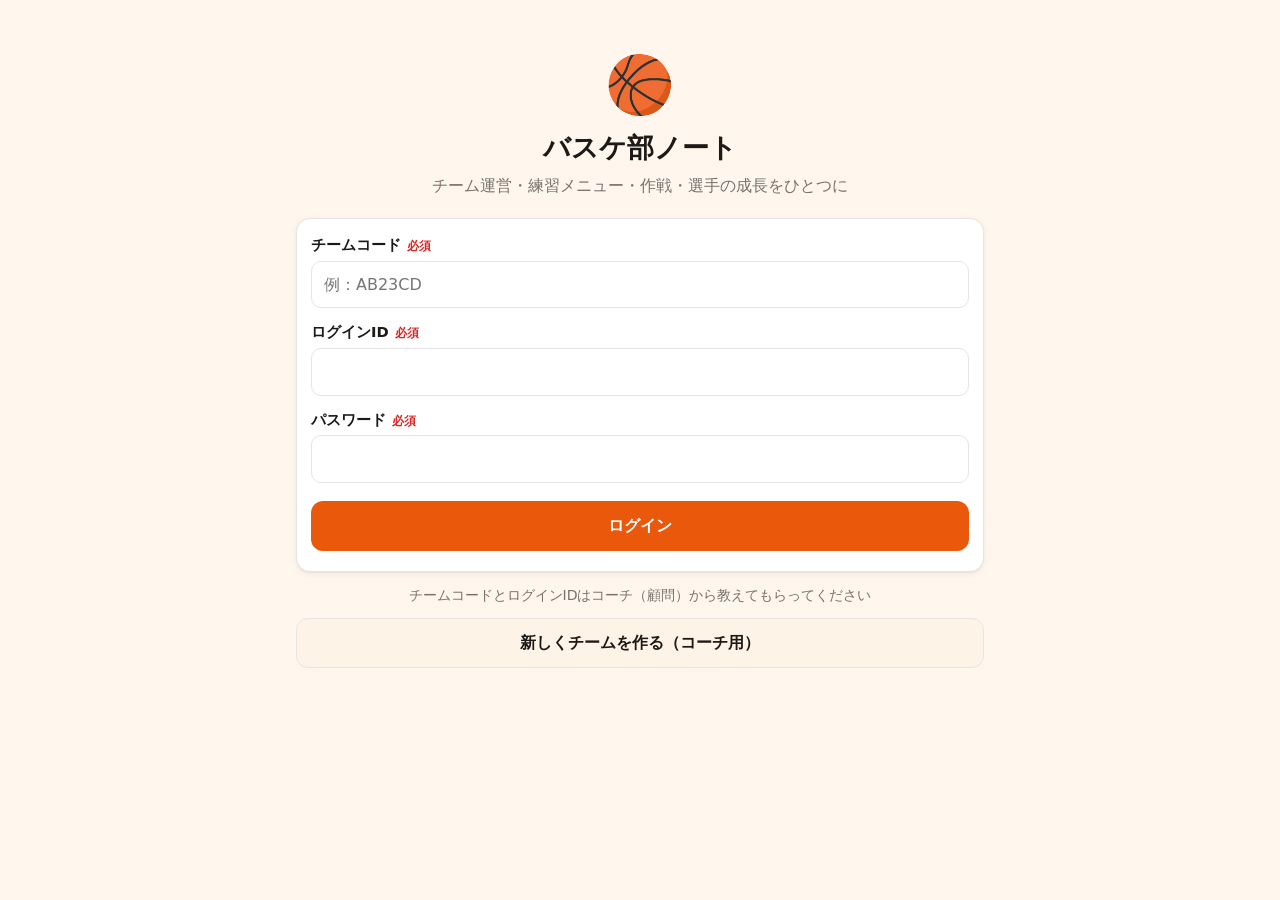
<file: バスケ部管理アプリ/公開/index.html>
<!doctype html>
<html lang="ja">
<head>
  <meta charset="utf-8">
  <meta name="viewport" content="width=device-width, initial-scale=1, viewport-fit=cover">
  <meta name="theme-color" content="#ea580c">
  <meta name="description" content="高校バスケ部のためのチーム運営・練習メニュー・作戦ボード・選手カルテ・スキル診断アプリ">
  <meta name="apple-mobile-web-app-capable" content="yes">
  <meta name="apple-mobile-web-app-title" content="バスケ部ノート">
  <title>バスケ部ノート</title>
  <link rel="manifest" href="manifest.webmanifest">
  <link rel="icon" href="アイコン.svg" type="image/svg+xml">
  <link rel="apple-touch-icon" href="アイコン.svg">
  <link rel="stylesheet" href="スタイル.css">
  <script type="module" src="アプリ.js"></script>
</head>
<body>
  <main id="画面" tabindex="-1">
    <noscript>このアプリを使うには JavaScript を有効にしてください。</noscript>
  </main>
  <nav id="下部メニュー" aria-label="メインメニュー" hidden></nav>
  <div id="通知" aria-live="polite"></div>
</body>
</html>
</file>
<file: バスケ部管理アプリ/公開/スタイル.css>
/* バスケ部ノート：スマートフォン優先のスタイル */

:root {
  --背景: #fff7ed;
  --面: #ffffff;
  --面2: #fef3e7;
  --文字: #1c1917;
  --薄文字: #78716c;
  --罫線: #e7e5e4;
  --主: #ea580c;
  --主濃: #c2410c;
  --主文字: #ffffff;
  --強調: #ea580c;
  --良: #16a34a;
  --注意: #d97706;
  --悪: #dc2626;
  --薄: #d6d3d1;
  --味方: #1d4ed8;
  --相手: #dc2626;
  --コート: #f3dcb5;
  --コート線: #ffffff;
  --リング: #ea580c;
  --系列1: #ea580c;
  --系列2: #2563eb;
  --系列3: #16a34a;
  --系列4: #9333ea;
  --影: 0 1px 2px rgb(0 0 0 / 6%), 0 2px 8px rgb(0 0 0 / 5%);
  --角: 14px;
  --下部高さ: calc(62px + env(safe-area-inset-bottom));
  color-scheme: light;
}

@media (prefers-color-scheme: dark) {
  :root {
    --背景: #16120f;
    --面: #221c18;
    --面2: #2c241f;
    --文字: #f5f5f4;
    --薄文字: #a8a29e;
    --罫線: #3a312b;
    --主: #f97316;
    --主濃: #fb923c;
    --強調: #fb923c;
    --良: #22c55e;
    --注意: #f59e0b;
    --悪: #f87171;
    --薄: #57534e;
    --味方: #60a5fa;
    --相手: #f87171;
    --コート: #6b4f2e;
    --系列2: #60a5fa;
    --系列3: #4ade80;
    --系列4: #c084fc;
    --影: none;
    color-scheme: dark;
  }
}

* { box-sizing: border-box; }
html { -webkit-text-size-adjust: 100%; }
body {
  margin: 0;
  background: var(--背景);
  color: var(--文字);
  font-family: system-ui, -apple-system, "Hiragino Sans", "Hiragino Kaku Gothic ProN", "Noto Sans JP", "Yu Gothic UI", Meiryo, sans-serif;
  font-size: 16px;
  line-height: 1.6;
  -webkit-tap-highlight-color: transparent;
}
main {
  max-width: 720px;
  margin: 0 auto;
  padding: 0 16px calc(var(--下部高さ) + 24px);
  outline: none;
}
h1, h2, h3 { line-height: 1.35; margin: 0; }
h2 { font-size: 1.05rem; }
h3 { font-size: 1rem; }
p { margin: .4em 0; }
a { color: var(--主濃); }
small { color: var(--薄文字); font-size: .82rem; display: block; }
button, input, select, textarea { font: inherit; color: inherit; }
img { max-width: 100%; }

/* ---------- 見出し・カード ---------- */
.画面見出し {
  position: sticky; top: 0; z-index: 5;
  display: flex; align-items: center; gap: 8px;
  margin: 0 -16px 12px; padding: calc(10px + env(safe-area-inset-top)) 16px 10px;
  background: color-mix(in srgb, var(--背景) 92%, transparent);
  backdrop-filter: blur(8px);
  border-bottom: 1px solid var(--罫線);
}
.画面見出し h1 { font-size: 1.15rem; flex: 1; overflow: hidden; text-overflow: ellipsis; white-space: nowrap; }
.戻る { font-size: 2rem; line-height: 1; text-decoration: none; color: var(--文字); padding: 0 8px 4px 0; }
.見出し右 { display: flex; gap: 6px; }
.節見出し { margin: 20px 0 8px; }

.カード {
  background: var(--面); border-radius: var(--角); box-shadow: var(--影);
  border: 1px solid var(--罫線);
  padding: 14px; margin: 0 0 12px;
  display: block;
}
.カード > h2 { margin-bottom: 8px; }
.強調枠 { border: 2px solid var(--主); }
.リンクカード { text-decoration: none; color: var(--文字); font-weight: 600; }
details.カード > summary { cursor: pointer; font-weight: 700; }
details.カード[open] > summary { margin-bottom: 8px; }
.エラー { color: var(--悪); }

.行 { display: flex; align-items: center; gap: 8px; }
.行.間 { justify-content: space-between; }
.行 > .進捗バー { flex: 1; }
.伸びる { flex: 1; min-width: 0; }
.中央 { text-align: center; justify-content: center; display: flex; margin-left: auto; margin-right: auto; }
.補足 { color: var(--薄文字); font-size: .88rem; }
.本文 { white-space: pre-wrap; overflow-wrap: anywhere; }
.空 { color: var(--薄文字); text-align: center; padding: 12px 0; margin: 0; }
.空.小 { padding: 4px 0; font-size: .85rem; text-align: left; }
.オフライン注記 { background: var(--面2); border-radius: 10px; padding: 8px 12px; font-size: .88rem; }
.注意書き { background: color-mix(in srgb, var(--注意) 14%, transparent); border-radius: 10px; padding: 8px 12px; font-size: .9rem; }
.あいさつ { color: var(--薄文字); margin: -4px 0 12px; }
.打消し { text-decoration: line-through; color: var(--薄文字); }
.返信 { background: var(--面2); border-radius: 10px; padding: 8px 10px; font-size: .92rem; white-space: pre-wrap; }
.隠す { position: absolute; width: 1px; height: 1px; opacity: 0; pointer-events: none; }
.箇条 { margin: 6px 0; padding-left: 1.2em; }

/* ---------- ボタン ---------- */
.ボタン {
  display: inline-flex; align-items: center; justify-content: center; gap: 6px;
  min-height: 44px; padding: 8px 16px;
  border: 0; border-radius: 12px;
  background: var(--主); color: var(--主文字);
  font-weight: 700; text-decoration: none; cursor: pointer;
  transition: transform .06s, filter .15s;
}
.ボタン:active { transform: scale(.97); }
.ボタン:disabled { opacity: .5; }
.ボタン.控えめ { background: var(--面2); color: var(--文字); border: 1px solid var(--罫線); }
.ボタン.危険 { background: var(--悪); color: #fff; }
.ボタン.良 { background: var(--良); color: #fff; }
.ボタン.注意 { background: var(--注意); color: #fff; }
.ボタン.悪 { background: var(--悪); color: #fff; }
.ボタン.大 { width: 100%; min-height: 50px; margin: 6px 0; font-size: 1.02rem; }
.ボタン.小 { min-height: 36px; padding: 4px 12px; font-size: .88rem; border-radius: 10px; }
.ボタン列 { display: flex; gap: 8px; margin: 10px 0; }
.ボタン列 > .ボタン:not(.小) { flex: 1; }
.ボタン列.折返し { flex-wrap: wrap; }
.小リンク { background: none; border: 0; color: var(--主濃); font-size: .88rem; padding: 4px 0; cursor: pointer; text-decoration: underline; }
.アイコンボタン {
  width: 40px; height: 40px; border-radius: 50%; border: 1px solid var(--罫線); background: var(--面);
  font-size: 1.15rem; font-weight: 700; cursor: pointer; flex: none;
}
.アイコンボタン.強 { background: var(--主); color: #fff; border-color: var(--主); }
.アイコンボタン:disabled { opacity: .35; }
:focus-visible { outline: 3px solid color-mix(in srgb, var(--主) 60%, transparent); outline-offset: 2px; }

/* ---------- バッジ ---------- */
.バッジ {
  display: inline-block; padding: 1px 9px; border-radius: 999px; font-size: .76rem; font-weight: 700;
  background: var(--面2); color: var(--文字); border: 1px solid var(--罫線); white-space: nowrap; vertical-align: middle; margin-left: 4px;
}
.バッジ.良 { background: color-mix(in srgb, var(--良) 16%, transparent); color: var(--良); border-color: transparent; }
.バッジ.注意 { background: color-mix(in srgb, var(--注意) 18%, transparent); color: var(--注意); border-color: transparent; }
.バッジ.悪 { background: color-mix(in srgb, var(--悪) 15%, transparent); color: var(--悪); border-color: transparent; }
.バッジ.強調 { background: var(--主); color: #fff; border-color: transparent; }
.バッジ.味方 { background: color-mix(in srgb, var(--味方) 15%, transparent); color: var(--味方); border-color: transparent; }
.バッジ.相手 { background: color-mix(in srgb, var(--相手) 15%, transparent); color: var(--相手); border-color: transparent; }
/* スキルレベル（基礎→プロ）。色は段階が上がるほど濃く */
.バッジ.Lv基礎 { background: var(--面2); color: var(--薄文字); border-color: var(--罫線); }
.バッジ.Lv初級 { background: color-mix(in srgb, var(--系列2) 14%, transparent); color: var(--系列2); border-color: transparent; }
.バッジ.Lv中級 { background: color-mix(in srgb, var(--良) 16%, transparent); color: var(--良); border-color: transparent; }
.バッジ.Lv上級 { background: color-mix(in srgb, var(--注意) 18%, transparent); color: var(--注意); border-color: transparent; }
.バッジ.Lvプロ { background: var(--系列4); color: #fff; border-color: transparent; }
.バッジ列 { display: flex; flex-wrap: wrap; align-items: center; gap: 4px; }
.バッジ列 .バッジ { margin-left: 0; }
.良.文字 { color: var(--良); }
.悪.文字 { color: var(--悪); }

/* ---------- リスト ---------- */
.リスト { display: flex; flex-direction: column; }
.リスト.カード { padding: 4px 14px; }
.リスト項目 {
  display: flex; align-items: center; gap: 12px;
  padding: 11px 0; min-height: 52px;
  border: 0; border-bottom: 1px solid var(--罫線); background: none;
  text-align: left; width: 100%; color: var(--文字); text-decoration: none;
}
.リスト項目:last-child { border-bottom: 0; }
button.リスト項目, a.リスト項目 { cursor: pointer; }
.リスト項目.縦 { flex-direction: column; align-items: stretch; gap: 4px; }
.リスト項目 strong { display: block; overflow-wrap: anywhere; }
.リスト項目 .伸びる { color: var(--文字); text-decoration: none; }
.矢印 { color: var(--薄文字); font-size: 1.4rem; }
.絵 { font-size: 1.3rem; }
.絵.大 { font-size: 1.6rem; width: 36px; text-align: center; }
.数 { color: var(--薄文字); font-size: .85rem; white-space: nowrap; }
.未読点 { width: 10px; height: 10px; border-radius: 50%; background: var(--主); flex: none; }
.日付箱 {
  flex: none; min-width: 74px; text-align: center; font-size: .82rem; font-weight: 700;
  background: var(--面2); border-radius: 10px; padding: 6px 4px;
}
.日付箱.試合 { background: var(--主); color: #fff; }
.種類点 { width: 10px; height: 38px; border-radius: 5px; flex: none; background: var(--系列2); }
.種類点.試合 { background: var(--主); }
.種類点.その他 { background: var(--薄); }
.既読 { color: var(--良); }
.未読 { color: var(--薄文字); }

/* ---------- 顔写真・プロフィール ---------- */
.顔 {
  border-radius: 50%; object-fit: cover; flex: none;
  display: inline-flex; align-items: center; justify-content: center;
  background: color-mix(in srgb, var(--主) 18%, var(--面)); color: var(--主濃); font-weight: 800;
}
.背番号 {
  min-width: 40px; height: 40px; border-radius: 10px; display: inline-flex; align-items: center; justify-content: center;
  background: var(--文字); color: var(--背景); font-weight: 800; font-size: 1.1rem;
}
.プロフィール { text-align: center; display: flex; flex-direction: column; align-items: center; gap: 8px; }
.写真選択 { display: flex; align-items: center; gap: 16px; margin-bottom: 8px; }
.写真選択 .ボタン列 { flex-direction: column; margin: 0; }
.カルテ見出し { display: flex; align-items: center; gap: 12px; margin-bottom: 12px; }
.ログイン情報 { display: grid; grid-template-columns: auto 1fr; gap: 6px 14px; background: var(--面2); padding: 12px; border-radius: 12px; }
.ログイン情報 dt { color: var(--薄文字); }
.ログイン情報 dd { margin: 0; font-weight: 800; font-size: 1.15rem; letter-spacing: .04em; user-select: all; }
.チームコード { font-size: 2rem; font-weight: 800; letter-spacing: .2em; text-align: center; background: var(--面2); border-radius: 12px; padding: 8px; user-select: all; }

/* ---------- ログイン ---------- */
.ログイン { padding-top: 40px; text-align: center; }
.ログイン .カード { text-align: left; margin-top: 20px; }
.ロゴ { font-size: 3.5rem; }
.ログイン h1 { font-size: 1.7rem; }
.説明 { color: var(--薄文字); }

/* ---------- フォーム ---------- */
.フォーム { display: flex; flex-direction: column; gap: 12px; }
.フォーム小見出し { margin-top: 8px; font-size: .95rem; }
.項目 { display: flex; flex-direction: column; gap: 4px; }
.項目 > label { font-weight: 700; font-size: .92rem; }
.項目.チェック { flex-direction: row; align-items: center; gap: 10px; font-weight: 600; }
.項目.チェック input { width: 24px; height: 24px; accent-color: var(--主); flex: none; }
.必須 { color: var(--悪); font-size: .75rem; margin-left: 6px; }
input:not([type=checkbox]):not([type=range]):not([type=file]), select, textarea {
  width: 100%; min-height: 46px; padding: 10px 12px;
  border: 1px solid var(--罫線); border-radius: 10px; background: var(--面);
  font-size: 16px; /* iPhone で拡大されないように */
}
textarea { min-height: 80px; resize: vertical; }
input[type=range] { width: 100%; accent-color: var(--主); height: 32px; }
input:focus, select:focus, textarea:focus { border-color: var(--主); outline: none; box-shadow: 0 0 0 3px color-mix(in srgb, var(--主) 25%, transparent); }
section > textarea, section > input, .カード > textarea, .カード > input, main > input { margin: 8px 0; }

/* ---------- タブ ---------- */
.タブ { display: flex; gap: 4px; padding: 4px; background: var(--面2); border-radius: 12px; margin-bottom: 12px; overflow-x: auto; }
.タブ項目 { flex: 1; min-height: 38px; border: 0; background: none; border-radius: 9px; font-weight: 700; color: var(--薄文字); white-space: nowrap; padding: 0 6px; cursor: pointer; }
.タブ項目.選択中 { background: var(--面); color: var(--文字); box-shadow: var(--影); }
.分類タブ .タブ { margin-top: -4px; }
.分類タブ .タブ項目 { flex: none; min-height: 32px; font-size: 13px; }
.テンプレート分類 { margin: 14px 0 6px; font-size: 14px; color: var(--薄文字); }

/* ---------- 進捗バー・タイル ---------- */
.進捗バー { height: 8px; border-radius: 4px; background: var(--面2); overflow: hidden; margin: 4px 0; border: 1px solid var(--罫線); }
.進捗中身 { height: 100%; background: var(--主); border-radius: 4px; transition: width .3s; }
.数値タイル { display: grid; grid-template-columns: repeat(4, 1fr); gap: 8px; margin: 8px 0; }
.タイル { background: var(--面2); border-radius: 12px; padding: 8px 4px; text-align: center; }
.タイル strong { display: block; font-size: 1.2rem; }
.タイル small { font-size: .72rem; }

/* ---------- カレンダー ---------- */
.期間移動 { display: flex; align-items: center; justify-content: space-between; margin: 4px 0; }
.週間 { display: flex; flex-direction: column; gap: 8px; margin-top: 8px; }
.週の日 { background: var(--面); border: 1px solid var(--罫線); border-radius: var(--角); padding: 10px 14px; }
.週の日.今日 { border: 2px solid var(--主); }
.週の日 h3 { font-size: .92rem; color: var(--薄文字); }
.月カレンダー { display: grid; grid-template-columns: repeat(7, 1fr); gap: 4px; margin: 8px 0; }
.曜日 { text-align: center; font-size: .75rem; color: var(--薄文字); font-weight: 700; }
.曜日:nth-child(6) { color: var(--系列2); }
.曜日:nth-child(7) { color: var(--悪); }
.日 {
  aspect-ratio: 1 / 1.05; border: 1px solid var(--罫線); background: var(--面); border-radius: 10px;
  display: flex; flex-direction: column; align-items: center; justify-content: flex-start; padding: 4px 0; gap: 2px; cursor: pointer;
}
.日.空き { border: 0; background: none; cursor: default; }
.日.今日 { border: 2px solid var(--主); }
.日付数字 { font-size: .85rem; font-weight: 700; }
.印列 { display: flex; gap: 2px; flex-wrap: wrap; justify-content: center; }
.印 { display: inline-block; width: 8px; height: 8px; border-radius: 50%; background: var(--系列2); }
.印.試合 { background: var(--主); }
.印.その他 { background: var(--薄); }
.印.ステップ { background: var(--系列4); }
.印.ステップ.クリア { background: var(--系列4); box-shadow: 0 0 0 2px color-mix(in srgb, var(--系列4) 35%, transparent); }
.印.自主練 { background: var(--良); }
.日.活動1 { background: color-mix(in srgb, var(--良) 12%, var(--面)); }
.日.活動2 { background: color-mix(in srgb, var(--良) 26%, var(--面)); }
.日.活動3 { background: color-mix(in srgb, var(--良) 42%, var(--面)); }
.凡例 { display: flex; flex-wrap: wrap; gap: 6px 14px; font-size: .8rem; color: var(--薄文字); margin: 6px 0; }
.凡例 span { display: inline-flex; align-items: center; gap: 5px; }
.凡例 i { display: inline-block; width: 12px; height: 12px; border-radius: 3px; }
.凡例 i.印 { border-radius: 50%; width: 9px; height: 9px; }
.選択日 { margin-top: 8px; background: var(--面); border-radius: var(--角); border: 1px solid var(--罫線); padding: 12px 14px; }
.日の詳細 { margin-top: 10px; border-top: 1px solid var(--罫線); padding-top: 10px; }

/* ---------- 予定詳細 ---------- */
.大きな日付 { font-size: 1.2rem; font-weight: 800; }
.出欠ボタン { display: grid; grid-template-columns: repeat(auto-fit, minmax(72px, 1fr)); gap: 6px; margin: 8px 0; }
.集計列 { display: grid; grid-template-columns: repeat(6, 1fr); gap: 4px; margin: 8px 0; }
.集計 { text-align: center; background: var(--面2); border-radius: 10px; padding: 6px 0; }
.集計 strong { display: block; font-size: 1.1rem; }
.集計 small { font-size: .7rem; }
.集計.良 strong { color: var(--良); }
.集計.注意 strong { color: var(--注意); }
.集計.悪 strong { color: var(--悪); }
.メニュー順 { margin: 0; padding-left: 1.4em; }
.メニュー順 > li { padding: 6px 0; border-bottom: 1px solid var(--罫線); }
.メニュー順 > li:last-child { border-bottom: 0; }
.メニュー順 summary, .メニュー詳細 summary { cursor: pointer; display: flex; justify-content: space-between; gap: 8px; }
.メニュー順.編集 li { display: flex; align-items: center; gap: 4px; }
.メニュー詳細 { padding: 10px 0; border-bottom: 1px solid var(--罫線); }
.メニュー詳細:last-child { border-bottom: 0; }
.分 { color: var(--薄文字); font-size: .85rem; white-space: nowrap; }
.追加 { font-size: 1.4rem; color: var(--主); font-weight: 800; }
.件数 { color: var(--薄文字); font-size: .9rem; }

/* ---------- 表 ---------- */
.表の枠 { overflow-x: auto; margin: 8px 0; }
.表の枠.カード { padding: 0; }
.表 { width: 100%; border-collapse: collapse; font-size: .88rem; white-space: nowrap; }
.表 th, .表 td { padding: 8px 8px; border-bottom: 1px solid var(--罫線); text-align: center; }
.表 th { font-size: .78rem; color: var(--薄文字); background: var(--面2); position: sticky; top: 0; }
.表 td:first-child, .表 th:first-child { text-align: left; }
.理解度表 { white-space: normal; }
.理解度表 th, .理解度表 td { padding: 8px 4px; }
.理解度表 td:first-child { word-break: keep-all; }
.表 tr.押せる, .表 th.押せる { cursor: pointer; }
.表 .並び中 { color: var(--主濃); font-weight: 800; }
.固定列 { position: sticky; left: 0; background: var(--面); z-index: 1; }
th.固定列 { background: var(--面2); z-index: 2; }
.一覧表 .マス { font-size: .82rem; line-height: 1.3; }
.一覧表 .マス.優先 { background: color-mix(in srgb, var(--主) 10%, transparent); }
.スキル表 td:first-child { white-space: nowrap; }

/* ---------- 作戦ボード ---------- */
.作戦ボード { width: 100%; height: auto; display: block; border-radius: 12px; touch-action: none; user-select: none; -webkit-user-select: none; }
.ボード枠 { margin: 8px 0; border-radius: 12px; overflow: hidden; box-shadow: var(--影); }
.ボード枠.編集中 .作戦ボード { cursor: crosshair; }
.選手駒.動かせる { cursor: grab; }
.線.押せる { cursor: pointer; }
.コマ操作 { display: flex; align-items: center; justify-content: center; gap: 10px; margin: 6px 0; }
.コマ番号 { min-width: 64px; text-align: center; font-weight: 800; }
.コマ注記 { min-height: 1.6em; text-align: center; font-weight: 600; }
.戦術一覧 { display: grid; gap: 10px; }
.戦術カード { display: flex; gap: 12px; align-items: center; text-decoration: none; color: var(--文字); margin: 0; }
.ミニボード { width: 108px; flex: none; border-radius: 8px; overflow: hidden; pointer-events: none; }
.道具列 { display: flex; gap: 6px; overflow-x: auto; padding-bottom: 4px; }
.道具 {
  flex: none; min-height: 40px; padding: 0 12px; border-radius: 10px; border: 1px solid var(--罫線); background: var(--面);
  font-weight: 700; font-size: .85rem; cursor: pointer;
}
.道具.選択中 { background: var(--文字); color: var(--背景); border-color: var(--文字); }
.コマ行 { flex-wrap: wrap; }
.コマ列 { display: flex; gap: 6px; flex-wrap: wrap; }
.コマ札 { width: 40px; height: 40px; border-radius: 10px; border: 1px solid var(--罫線); background: var(--面); font-weight: 800; cursor: pointer; }
.コマ札.選択中 { background: var(--主); color: #fff; border-color: var(--主); }
.コマ札.追加 { border-style: dashed; }
.クイズ { padding: 10px 0; border-bottom: 1px solid var(--罫線); }
.クイズ:last-child { border-bottom: 0; }
.問題 { font-weight: 700; }
.選択肢列 { display: flex; flex-direction: column; gap: 6px; margin: 6px 0; }
.選択肢 { min-height: 44px; border-radius: 10px; border: 1px solid var(--罫線); background: var(--面); text-align: left; padding: 8px 12px; cursor: pointer; }
.選択肢.選んだ { border: 2px solid var(--悪); }
.選択肢.正解 { border: 2px solid var(--良); background: color-mix(in srgb, var(--良) 10%, var(--面)); }
.クイズ集計 { display: flex; flex-wrap: wrap; gap: 4px 14px; margin: 6px 0 2px; font-size: 13px; color: var(--薄文字); }
.クイズ集計 strong { color: var(--文字); }
.クイズ図 { margin: 6px 0; }
.クイズ図 figcaption { font-size: 12px; color: var(--薄文字); }
.ボード枠.クイズ盤 { max-width: 420px; }
.作戦ボード.タップできる { cursor: crosshair; touch-action: manipulation; }
.位置列 { display: flex; flex-wrap: wrap; gap: 6px; }
.位置札 { display: inline-flex; align-items: center; gap: 4px; min-height: 36px; padding: 0 10px; border: 1px solid var(--罫線); border-radius: 999px; font-weight: 600; }
.位置札 input { width: 18px; height: 18px; accent-color: var(--主); }
.コマ結果 { display: flex; flex-wrap: wrap; gap: 4px 12px; font-size: 13px; font-weight: 600; }
.実技表 select { width: 100%; min-width: 0; }
.実技表 th { white-space: nowrap; }
.実技表 label.チェック { display: inline-flex; align-items: center; gap: 4px; white-space: nowrap; }

/* ---------- 図表 ---------- */
.シュートチャート { width: 100%; height: auto; display: block; border-radius: 12px; }
.エリア.押せる { cursor: pointer; }
.エリア率 { font-size: 17px; font-weight: 800; fill: #fff; paint-order: stroke; stroke: rgb(0 0 0 / 25%); stroke-width: 2px; }
.エリア数 { font-size: 13px; font-weight: 700; fill: #fff; paint-order: stroke; stroke: rgb(0 0 0 / 25%); stroke-width: 2px; }
.レーダー, .折れ線 { margin: 8px 0; }
.レーダー svg { width: 100%; max-width: 340px; display: block; margin: 0 auto; }
.折れ線 svg { width: 100%; display: block; }
.軸名 { font-size: 12px; font-weight: 700; fill: var(--文字); }
.目盛名 { font-size: 8px; fill: var(--薄文字); }
.軸の値 { font-size: 12px; font-weight: 800; fill: var(--系列1); paint-order: stroke; stroke: var(--面); stroke-width: 3px; stroke-linejoin: round; }
.目盛 { font-size: 10px; fill: var(--薄文字); }
.レーダー figcaption, .折れ線 figcaption { justify-content: center; }

/* ---------- スタッツ入力 ---------- */
.スタッツ入力 { display: flex; flex-direction: column; gap: 8px; }
.得点表示 { font-size: 1.6rem; color: var(--主濃); }
.カウンター一覧 { display: grid; grid-template-columns: 1fr 1fr; gap: 6px; }
.カウンター { display: grid; grid-template-columns: auto 1fr auto; grid-template-areas: "名 名 名" "減 数 増"; align-items: center; gap: 2px 6px; background: var(--面2); border-radius: 12px; padding: 6px 8px; }
.カウンター span { grid-area: 名; font-size: .8rem; font-weight: 700; white-space: nowrap; }
.カウンター strong { grid-area: 数; text-align: center; font-size: 1.15rem; }
.カウンター .アイコンボタン:first-of-type { grid-area: 減; }
.カウンター .アイコンボタン:last-of-type { grid-area: 増; }
.カウンター .アイコンボタン { width: 36px; height: 36px; }
.チップ列 { display: flex; gap: 6px; flex-wrap: wrap; margin: 8px 0; }
.チップ { min-height: 40px; padding: 0 12px; border-radius: 999px; border: 1px solid var(--罫線); background: var(--面); font-weight: 700; cursor: pointer; }
.チップ.入力済 { border-color: var(--良); color: var(--良); }
.チップ.選択中 { background: var(--主); color: #fff; border-color: var(--主); }

/* ---------- スキル ---------- */
.評価行 { padding: 6px 0; border-bottom: 1px solid var(--罫線); }
.評価行 .値 { color: var(--主濃); }
.クリア条件 { background: var(--面2); border-radius: 10px; padding: 6px 10px; font-weight: 600; }
.ステップカード.優先 { border-left: 5px solid var(--主); }
.ステップカード h3 { font-size: 1.1rem; margin: 4px 0; }
.ステップ階段 { border-bottom: 1px solid var(--罫線); padding: 8px 0; }
.ステップ階段:last-child { border-bottom: 0; }
.ステップ階段 summary { cursor: pointer; display: flex; align-items: center; gap: 4px; }
.ステップ階段 summary .数 { margin-left: auto; }
.ステップ階段 ol, .ドリル一覧 { list-style: none; padding: 0; margin: 6px 0 0; }
.ステップ行 {
  display: flex; align-items: center; gap: 8px; width: 100%; text-align: left;
  border: 0; background: none; padding: 7px 4px; border-radius: 8px; color: var(--文字); cursor: default;
}
button.ステップ行 { cursor: pointer; }
li.現在 > .ステップ行 { background: color-mix(in srgb, var(--主) 12%, transparent); font-weight: 700; }
li.完了 > .ステップ行 { color: var(--薄文字); }
.差し込み { display: block; margin: 0 0 4px 36px; border: 0; background: none; color: var(--薄文字); font-size: .78rem; cursor: pointer; padding: 2px 0; }

/* ---------- 目標 ---------- */
.目標カード { width: 100%; text-align: left; color: var(--文字); display: flex; flex-direction: column; gap: 6px; }
button.目標カード { cursor: pointer; }
.目標文 { font-size: 1.05rem; overflow-wrap: anywhere; }

/* ---------- 下部メニュー ---------- */
#下部メニュー {
  position: fixed; left: 0; right: 0; bottom: 0; z-index: 10;
  display: grid; grid-template-columns: repeat(5, 1fr);
  height: var(--下部高さ); padding-bottom: env(safe-area-inset-bottom);
  background: color-mix(in srgb, var(--面) 94%, transparent); backdrop-filter: blur(10px);
  border-top: 1px solid var(--罫線);
}
#下部メニュー[hidden] { display: none; }
[hidden] { display: none !important; }
#下部メニュー a {
  display: flex; flex-direction: column; align-items: center; justify-content: center; gap: 1px;
  text-decoration: none; color: var(--薄文字); font-size: .7rem; font-weight: 700;
}
#下部メニュー a .絵 { font-size: 1.35rem; line-height: 1.2; filter: grayscale(1); opacity: .7; }
#下部メニュー a.選択中 { color: var(--主濃); }
#下部メニュー a.選択中 .絵 { filter: none; opacity: 1; }

/* ---------- 通知・シート ---------- */
#通知 { position: fixed; left: 16px; right: 16px; bottom: calc(var(--下部高さ) + 12px); z-index: 30; display: flex; flex-direction: column; align-items: center; gap: 6px; pointer-events: none; }
.通知 {
  max-width: 480px; padding: 10px 16px; border-radius: 12px; background: var(--文字); color: var(--背景);
  font-weight: 700; font-size: .92rem; box-shadow: 0 6px 20px rgb(0 0 0 / 25%); transition: opacity .4s, transform .4s;
}
.通知.エラー { background: var(--悪); color: #fff; }
.通知.注意 { background: var(--注意); color: #fff; }
.通知.消える { opacity: 0; transform: translateY(8px); }
dialog.シート {
  width: 100%; max-width: 640px; max-height: 92dvh; margin: auto auto 0; padding: 0;
  border: 0; border-radius: 20px 20px 0 0; background: var(--面); color: var(--文字);
  display: flex; flex-direction: column;
}
dialog.シート:not([open]) { display: none; }
dialog.シート::backdrop { background: rgb(0 0 0 / 45%); }
.シート見出し { display: flex; align-items: center; justify-content: space-between; padding: 14px 16px 8px; border-bottom: 1px solid var(--罫線); }
.シート見出し h2 { font-size: 1.05rem; }
.閉じる { width: 40px; height: 40px; border-radius: 50%; border: 0; background: var(--面2); font-size: 1.3rem; cursor: pointer; }
.シート本文 { padding: 14px 16px calc(20px + env(safe-area-inset-bottom)); overflow-y: auto; }
@media (min-width: 700px) {
  dialog.シート { margin: auto; border-radius: 20px; }
}

/* ---------- 読み込み ---------- */
.読み込み { display: flex; flex-direction: column; align-items: center; gap: 10px; padding: 60px 0; color: var(--薄文字); }
.くるくる { width: 32px; height: 32px; border: 4px solid var(--罫線); border-top-color: var(--主); border-radius: 50%; animation: 回転 .8s linear infinite; }
@keyframes 回転 { to { transform: rotate(360deg); } }
@media (prefers-reduced-motion: reduce) { * { animation: none !important; transition: none !important; } }

/* ---------- 印刷（戦術図の PDF 出力） ---------- */
#印刷領域 { display: none; }
@media print {
  body.印刷中 > *:not(#印刷領域) { display: none !important; }
  body.印刷中 { background: #fff; color: #000; }
  body.印刷中 #印刷領域 { display: block; }
  #印刷領域 h1 { font-size: 20pt; }
  .印刷コマ一覧 { display: grid; grid-template-columns: 1fr 1fr; gap: 10mm; margin-top: 6mm; }
  .印刷コマ一覧 figure { margin: 0; break-inside: avoid; }
  .印刷コマ一覧 svg { width: 100%; height: auto; border: 1px solid #999; }
  .印刷コマ一覧 figcaption { font-size: 10pt; margin-top: 2mm; }
}

/* 体力測定の測り方 */
dl.測り方 { display: grid; gap: 2px 0; margin: 8px 0 0; }
dl.測り方 dt { font-weight: 700; margin-top: 8px; }
dl.測り方 dd { margin: 0; color: var(--薄文字); font-size: 0.92em; }
.大きい数 { font-size: 1.4em; font-variant-numeric: tabular-nums; }
small.ブロック { display: block; color: var(--薄文字); font-weight: 400; }
.測定表 td:first-child { white-space: normal; }
</file>
